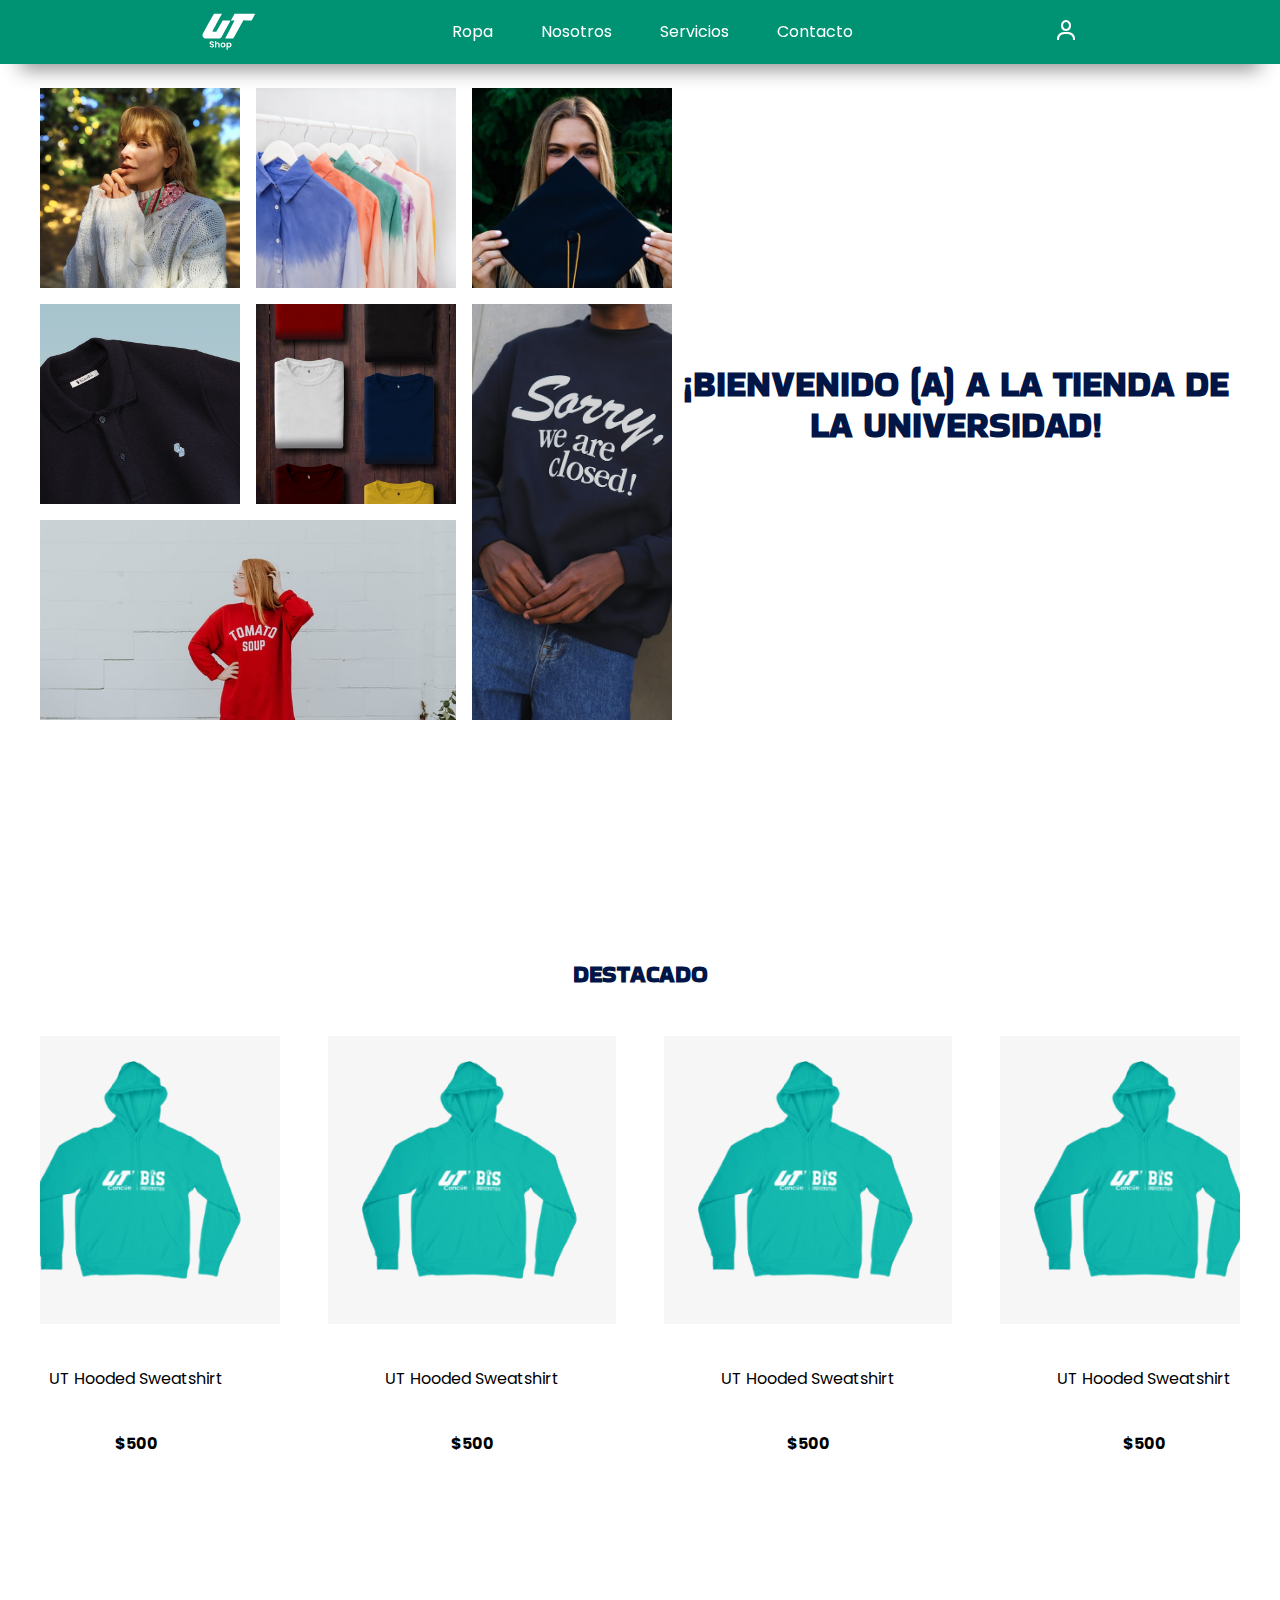
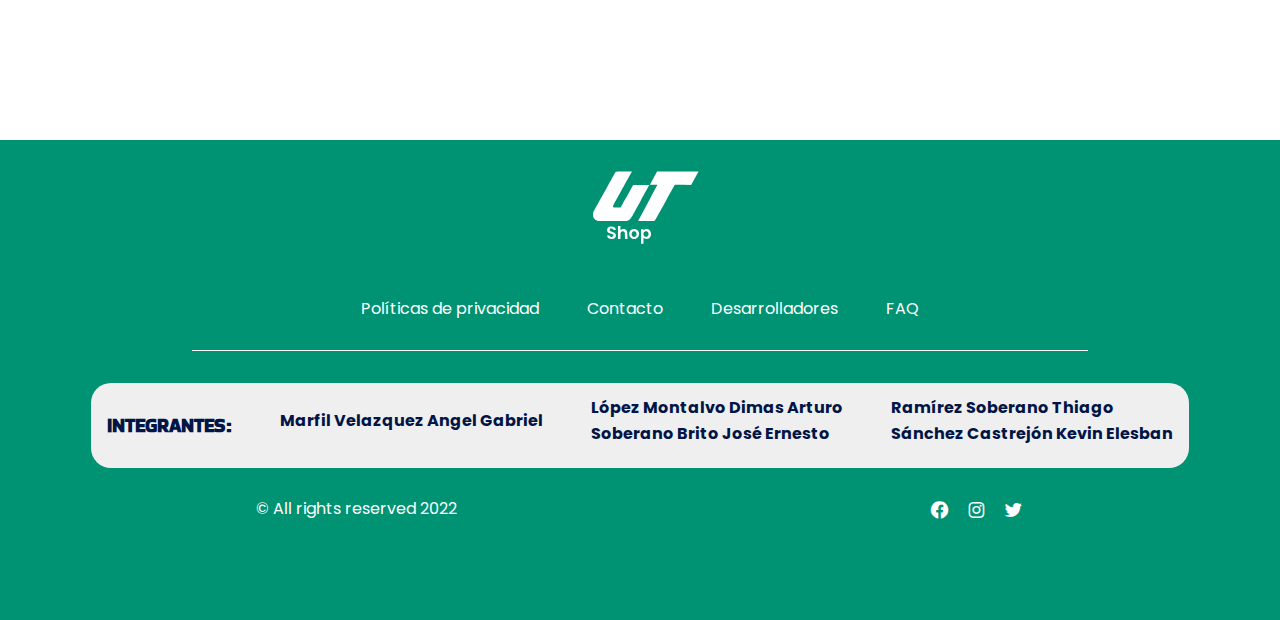
<file: index.html>
<!DOCTYPE html>
<html lang="es">
  <head>
    <meta charset="UTF-8" />
    <meta http-equiv="X-UA-Compatible" content="IE=edge" />
    <meta name="viewport" content="width=device-width, initial-scale=1.0" />

    <!-- Normalize -->
    <link rel="stylesheet" href="css/normalize.css" />

    <!-- Favicon -->
    <link rel="shortcut icon" href="favicon.ico" type="image/x-icon" />

    <!-- CSS Estilos -->
    <link rel="stylesheet" href="css/style.css" />

    <!-- Iconos -->
    <link
      href="https://unpkg.com/boxicons@2.1.2/css/boxicons.min.css"
      rel="stylesheet"
    />

    <title>UT BIS Shop</title>
  </head>
  <body>
    <header class="header">
      <nav class="nav">

        <a href="index.html"><img src="img/logo white.svg" alt="" /></a>

        <ul>
          <li><a href="ropa.html">Ropa</a></li>
          <li><a href="nosotros.html">Nosotros</a></li>
          <li><a href="servicios.html">Servicios</a></li>
          <li><a href="contacto.html">Contacto</a></li>
        </ul>

        <div>
          <a href="login.html"><i class='bx bx-user'></i></a>
        </div>
      </nav>
    </header>

    <main class="home-main">
      <!-- Sección principal -->
      <section class="hero">
        <div class="hero-galery">
          <div>
            <img src="img/1.jpg" alt="" />
          </div>
          <div>
            <img src="img/2.jpg" alt="" />
          </div>
          <div>
            <img src="img/3.jpg" alt="" />
          </div>
          <div>
            <img src="img/4.jpg" alt="" />
          </div>
          <div>
            <img src="img/5.jpg" alt="" />
          </div>
          <div>
            <img src="img/6.jpg" alt="" />
          </div>
          <div>
            <img src="img/7.jpg" alt="" />
          </div>
        </div>

        <div class="hero-info">
          <h1>¡bienvenido (a) a la tienda de la universidad!</h1>
        </div>
      </section>

      <!-- Sección de destacados -->
      <section class="container">
        <h2 class="destacado">Destacado</h2>
        <div class="cards-slider">
          <div class="card">
            <a href="">
              <div class="card__img">
                <img src="img/sudadera.png" alt="" />
              </div>
            </a>

            <div class="card__content">
              <p class="card__title">UT Hooded Sweatshirt</p>
              <p class="card__price">500</p>
            </div>
          </div>

          <div class="card">
            <a href="">
              <div class="card__img">
                <img src="img/sudadera.png" alt="" />
              </div>
            </a>

            <div class="card__content">
              <p class="card__title">UT Hooded Sweatshirt</p>
              <p class="card__price">500</p>
            </div>
          </div>

          <div class="card">
            <a href="">
              <div class="card__img">
                <img src="img/sudadera.png" alt="" />
              </div>
            </a>

            <div class="card__content">
              <p class="card__title">UT Hooded Sweatshirt</p>
              <p class="card__price">500</p>
            </div>
          </div>

          <div class="card">
            <a href="">
              <div class="card__img">
                <img src="img/sudadera.png" alt="" />
              </div>
            </a>

            <div class="card__content">
              <p class="card__title">UT Hooded Sweatshirt</p>
              <p class="card__price">500</p>
            </div>
          </div>

          <div class="card">
            <a href="">
              <div class="card__img">
                <img src="img/sudadera.png" alt="" />
              </div>
            </a>

            <div class="card__content">
              <p class="card__title">UT Hooded Sweatshirt</p>
              <p class="card__price">500</p>
            </div>
          </div>

          <div class="card">
            <a href="">
              <div class="card__img">
                <img src="img/sudadera.png" alt="" />
              </div>
            </a>

            <div class="card__content">
              <p class="card__title">UT Hooded Sweatshirt</p>
              <p class="card__price">500</p>
            </div>
          </div>

          <div class="card">
            <a href="">
              <div class="card__img">
                <img src="img/sudadera.png" alt="" />
              </div>
            </a>

            <div class="card__content">
              <p class="card__title">UT Hooded Sweatshirt</p>
              <p class="card__price">500</p>
            </div>
          </div>

          <div class="card">
            <a href="">
              <div class="card__img">
                <img src="img/sudadera.png" alt="" />
              </div>
            </a>

            <div class="card__content">
              <p class="card__title">UT Hooded Sweatshirt</p>
              <p class="card__price">500</p>
            </div>
          </div>
        </div>
      </section>

      <!--  -->
    </main>

    <footer class="footer">
      <img src="img/logo white.svg" alt="" />
      <div class="footer__links">
        <a href="">Políticas de privacidad</a>
        <a href="">Contacto</a>
        <a href="">Desarrolladores</a>
        <a href="">FAQ</a>
      </div>

      <span></span>

      <div class="footer-names">
        <h3>Integrantes:</h3>

        <div>
          <p>Marfil Velazquez Angel Gabriel</p>
        </div>
        <div>
          <p>López Montalvo Dimas Arturo</p>
          <p>Soberano Brito José Ernesto</p>
        </div>
        <div>
          <p>Ramírez Soberano Thiago</p>
          <p>Sánchez Castrejón Kevin Elesban</p>
        </div>
      </div>

      <div class="footer-end">
        <p>© All rights reserved 2022</p>

        <div class="footer__icons">
          <a href="https://www.facebook.com/UTdeCancun" target="_blank"
            ><i class="bx bxl-facebook-circle"></i
          ></a>
          <a href="https://www.instagram.com/utcancun/" target="_blank"
            ><i class="bx bxl-instagram"></i
          ></a>
          <a href="https://twitter.com/UTCancun" target="_blank"
            ><i class="bx bxl-twitter"></i
          ></a>
        </div>
      </div>
    </footer>

    <!-- JavaScript -->
    <script src="js/main.js"></script>
  </body>
</html>
</file>
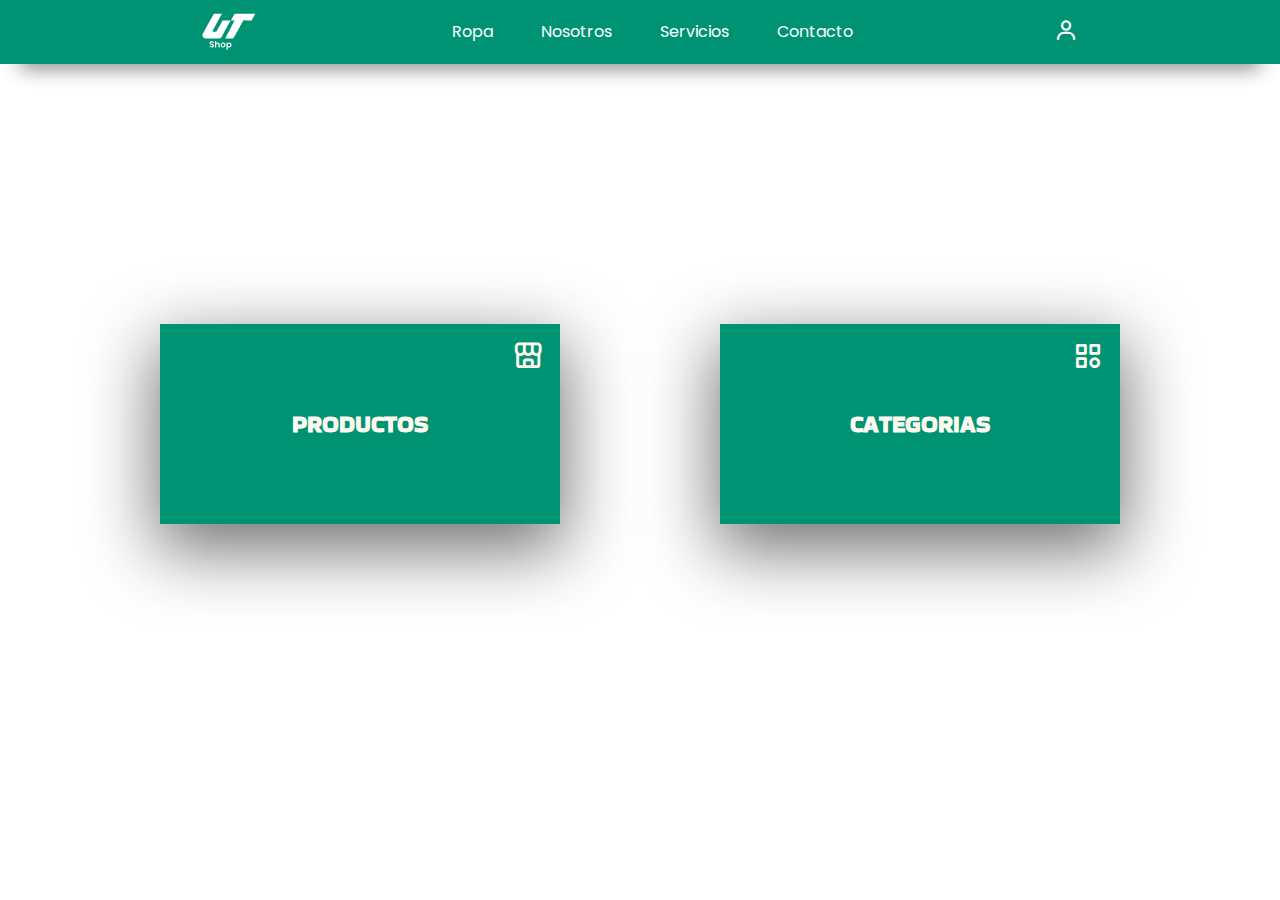
<file: admin.html>
<!DOCTYPE html>
<html lang="en">
    <head>
        <meta charset="UTF-8" />
        <meta http-equiv="X-UA-Compatible" content="IE=edge" />
        <meta name="viewport" content="width=device-width, initial-scale=1.0" />
    
        <!-- Normalize -->
        <link rel="stylesheet" href="css/normalize.css" />
    
        <!-- Favicon -->
        <link rel="shortcut icon" href="favicon.ico" type="image/x-icon" />
    
        <!-- CSS Estilos -->
        <link rel="stylesheet" href="css/style.css" />
    
        <!-- Iconos -->
        <link
          href="https://unpkg.com/boxicons@2.1.2/css/boxicons.min.css"
          rel="stylesheet"
        />
    
        <title>Administrador</title>
      </head>
<body>
    <header class="header">
        <nav class="nav">
  
          <a href="index.html"><img src="img/logo white.svg" alt="" /></a>
  
          <ul>
            <li><a href="ropa.html">Ropa</a></li>
            <li><a href="nosotros.html">Nosotros</a></li>
            <li><a href="servicios.html">Servicios</a></li>
            <li><a href="contacto.html">Contacto</a></li>
          </ul>
  
          <div>
            <a href="login.html"><i class='bx bx-user'></i></a>
          </div>
        </nav>
      </header>

      <main class="menu-admin">
        <a href="crud/productos.html">
            <div>
                <h2>Productos</h2>
                <i class='bx bx-store-alt'></i>
            </div>
        </a>
        <a href="crud/categorias.html">
            <div>
                <h2>Categorias</h2>
                <i class='bx bx-category'></i>
            </div>
        </a>
      </main>

</body>
</html>
</file>
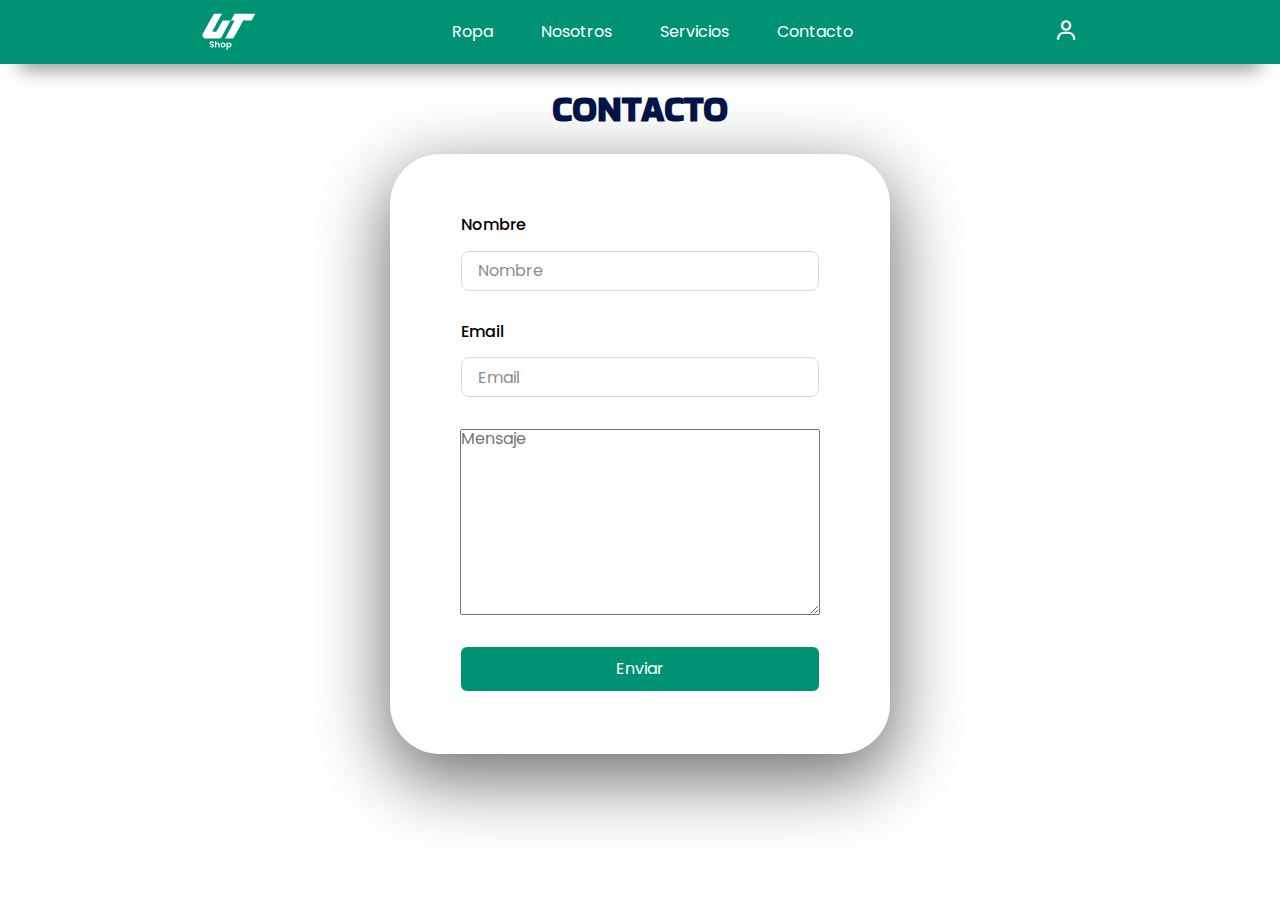
<file: contacto.html>
<!DOCTYPE html>
<html lang="en">
    <head>
        <meta charset="UTF-8" />
        <meta http-equiv="X-UA-Compatible" content="IE=edge" />
        <meta name="viewport" content="width=device-width, initial-scale=1.0" />
    
        <!-- Normalize -->
        <link rel="stylesheet" href="css/normalize.css" />
    
        <!-- Favicon -->
        <link rel="shortcut icon" href="favicon.ico" type="image/x-icon" />
    
        <!-- CSS Estilos -->
        <link rel="stylesheet" href="css/style.css" />
    
        <!-- Iconos -->
        <link
          href="https://unpkg.com/boxicons@2.1.2/css/boxicons.min.css"
          rel="stylesheet"
        />
    
        <title>Contacto</title>
      </head>
<body>
  <header class="header">
    <nav class="nav">

      <a href="index.html"><img src="img/logo white.svg" alt="" /></a>

      <ul>
        <li><a href="ropa.html">Ropa</a></li>
        <li><a href="nosotros.html">Nosotros</a></li>
        <li><a href="servicios.html">Servicios</a></li>
        <li><a href="contacto.html">Contacto</a></li>
      </ul>

      <div>
        <a href="login.html"><i class='bx bx-user'></i></a>
      </div>
    </nav>
  </header>

  <main class="home-main">
      <h1>Contacto</h1>
      <div class="contacto-seccion">
        <div class="contacto-form">
          <div class="contacto-nombre">
            <label for="name">Nombre</label>
            <input type="text" name="name" placeholder="Nombre">
          </div>
          <div class="contacto-email">
            <label for="email">Email</label>
            <input type="email" name="email" placeholder="Email">
          </div>
          <div class="contacto-msj">
            <textarea name="" id="" cols="30" rows="10" placeholder="Mensaje"></textarea>
          </div>
           <button class="btn-submit" type="submit">Enviar</button>
        </div>
      </div>
  </main>

</body>
</html>
</file>
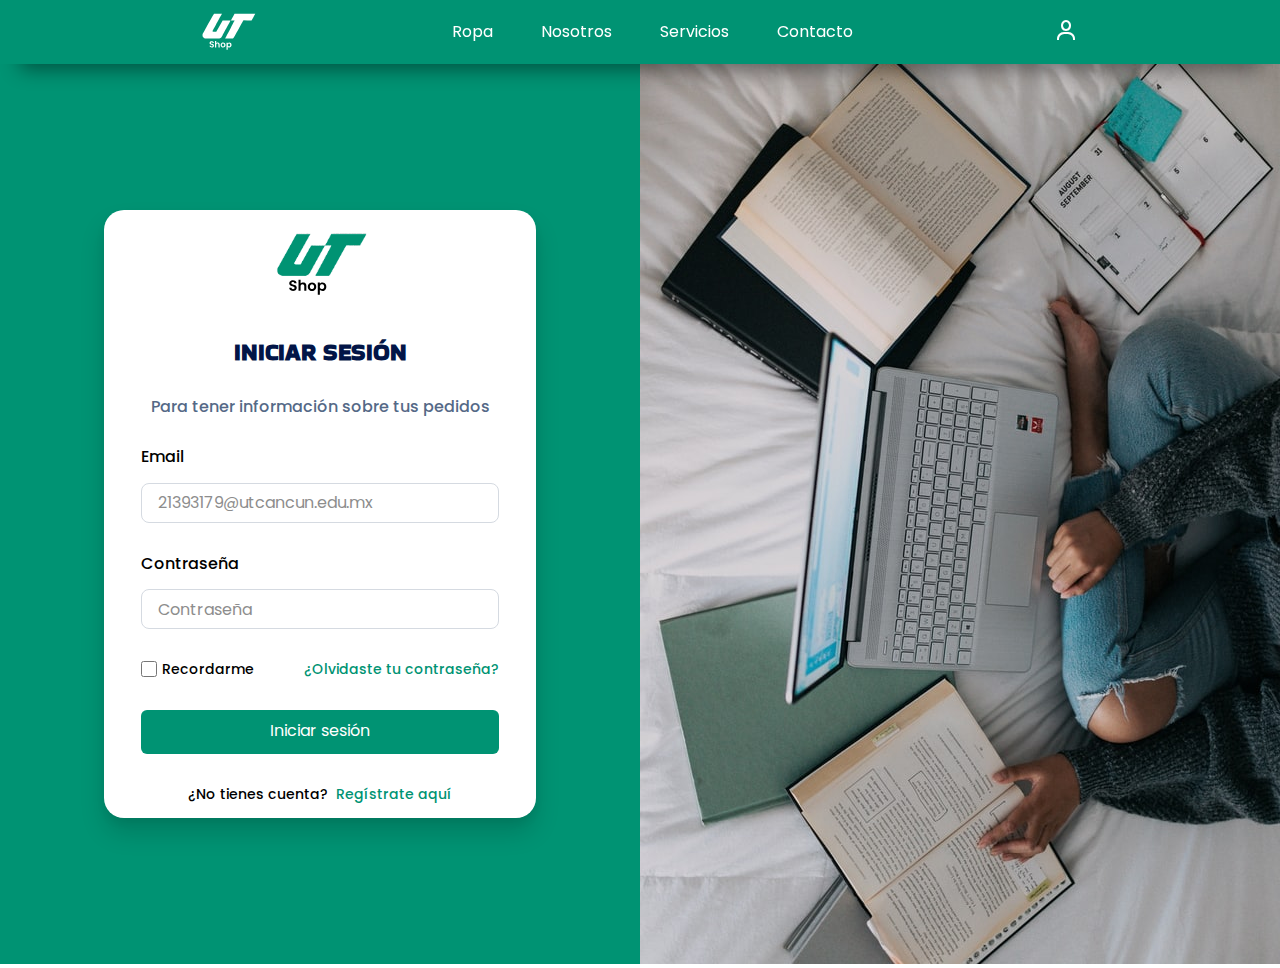
<file: login.html>
<!DOCTYPE html>
<html lang="en">
<head>
    <meta charset="UTF-8">
    <meta http-equiv="X-UA-Compatible" content="IE=edge">
    <meta name="viewport" content="width=device-width, initial-scale=1.0">

     <!-- Normalize -->
     <link rel="stylesheet" href="css/normalize.css">

     <!-- Favicon -->
     <link rel="shortcut icon" href="favicon.ico" type="image/x-icon">
 
     <!-- CSS Estilos -->
     <link rel="stylesheet" href="css/style.css">
 
     <!-- Iconos -->
     <link href='https://unpkg.com/boxicons@2.1.2/css/boxicons.min.css' rel='stylesheet'>
 

    <title>Iniciar sesión</title>
</head>
<body>
    <header class="header">
        <nav class="nav">
  
          <a href="index.html"><img src="img/logo white.svg" alt="" /></a>
  
          <ul>
            <li><a href="ropa.html">Ropa</a></li>
            <li><a href="nosotros.html">Nosotros</a></li>
            <li><a href="servicios.html">Servicios</a></li>
            <li><a href="contacto.html">Contacto</a></li>
          </ul>
  
          <div>
            <a href="login.html"><i class='bx bx-user'></i></a>
          </div>
        </nav>
      </header>

    <main class="login">
        <div class="login-container">
            <div class="login-card">

                    <img src="img/logo.svg" alt="">

                <h2>Iniciar sesión</h2>
                <p>Para tener información sobre tus pedidos</p>
                
                <div class="login-email">
                    <label for="email">Email</label>
                    <input type="email" name="email" placeholder="21393179@utcancun.edu.mx">
                </div>

                <div class="login-pass">
                    <label for="password">Contraseña</label>
                    <input type="password" placeholder="Contraseña">
                </div>

                <div>
                    <label for=""><input type="checkbox" id="" value="">Recordarme</label>

                    <a href="">¿Olvidaste tu contraseña?</a>
                </div>

                <a href="admin.html"><button class="btn-submit" type="submit">Iniciar sesión</button></a>

                    <div>
                        <p>¿No tienes cuenta?</p><a href="">Regístrate aquí</a>
                    </div>
            </div>
        </div>

        <div class="login-img">
            <img src="img/login-img.jpg" alt="">
        </div>
    </main>


    
</body>
</html>
</file>
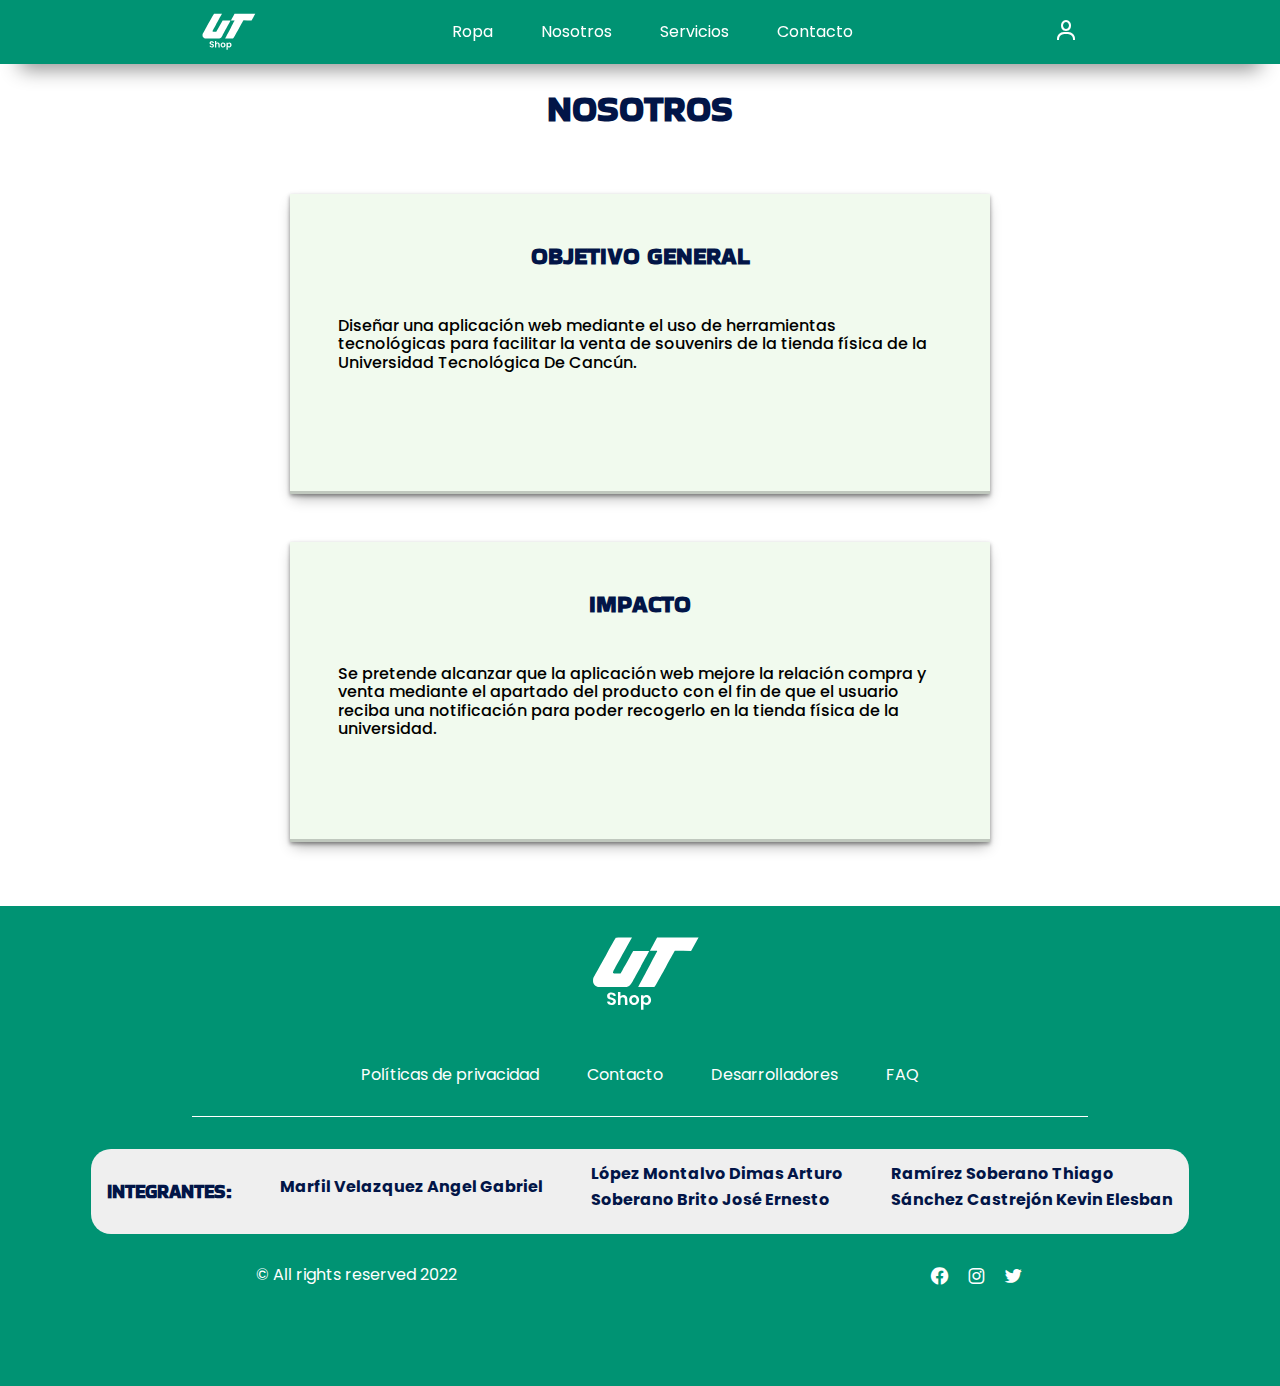
<file: nosotros.html>
<!DOCTYPE html>
<html lang="en">
  <head>
    <meta charset="UTF-8" />
    <meta http-equiv="X-UA-Compatible" content="IE=edge" />
    <meta name="viewport" content="width=device-width, initial-scale=1.0" />

    <!-- Normalize -->
    <link rel="stylesheet" href="css/normalize.css" />

    <!-- Favicon -->
    <link rel="shortcut icon" href="favicon.ico" type="image/x-icon" />

    <!-- CSS Estilos -->
    <link rel="stylesheet" href="css/style.css" />

    <!-- Iconos -->
    <link
      href="https://unpkg.com/boxicons@2.1.2/css/boxicons.min.css"
      rel="stylesheet"
    />

    <title>Nosotros</title>
  </head>
  <body>
    <header class="header">
      <nav class="nav">
        <a href="index.html"><img src="img/logo white.svg" alt="" /></a>

        <ul>
          <li><a href="ropa.html">Ropa</a></li>
          <li><a href="nosotros.html">Nosotros</a></li>
          <li><a href="servicios.html">Servicios</a></li>
          <li><a href="contacto.html">Contacto</a></li>
        </ul>

        <div>
          <a href="login.html"><i class="bx bx-user"></i></a>
        </div>
      </nav>
    </header>

    <main class="home-main">
        <h1>Nosotros</h1>

        <div class="nosotros-section">
          <div>
            <h2>Objetivo general</h2>
            <p>
              Diseñar una aplicación web mediante el uso de herramientas
              tecnológicas para facilitar la venta de souvenirs de la tienda
              física de la Universidad Tecnológica De Cancún.
            </p>
          </div>

          <div>
            <h2>Impacto</h2>
            <p>
              Se pretende alcanzar que la aplicación web mejore la relación compra y venta mediante el apartado del producto con el fin de que el usuario reciba una notificación para poder recogerlo en la tienda física de la universidad. 
            </p>
          </div>
        </div>
      </body>
    </main>

    <footer class="footer">
      <img src="img/logo white.svg" alt="" />
      <div class="footer__links">
        <a href="">Políticas de privacidad</a>
        <a href="">Contacto</a>
        <a href="">Desarrolladores</a>
        <a href="">FAQ</a>
      </div>

      <span></span>

      <div class="footer-names">
        <h3>Integrantes:</h3>

        <div>
          <p>Marfil Velazquez Angel Gabriel</p>
        </div>
        <div>
          <p>López Montalvo Dimas Arturo</p>
          <p>Soberano Brito José Ernesto</p>
        </div>
        <div>
          <p>Ramírez Soberano Thiago</p>
          <p>Sánchez Castrejón Kevin Elesban</p>
        </div>
      </div>

      <div class="footer-end">
        <p>© All rights reserved 2022</p>

        <div class="footer__icons">
          <a href="https://www.facebook.com/UTdeCancun" target="_blank"
            ><i class="bx bxl-facebook-circle"></i
          ></a>
          <a href="https://www.instagram.com/utcancun/" target="_blank"
            ><i class="bx bxl-instagram"></i
          ></a>
          <a href="https://twitter.com/UTCancun" target="_blank"
            ><i class="bx bxl-twitter"></i
          ></a>
        </div>
      </div>
    </footer>

    <!-- JavaScript -->
    <script src="js/main.js"></script>
  </body>
</html>
</file>
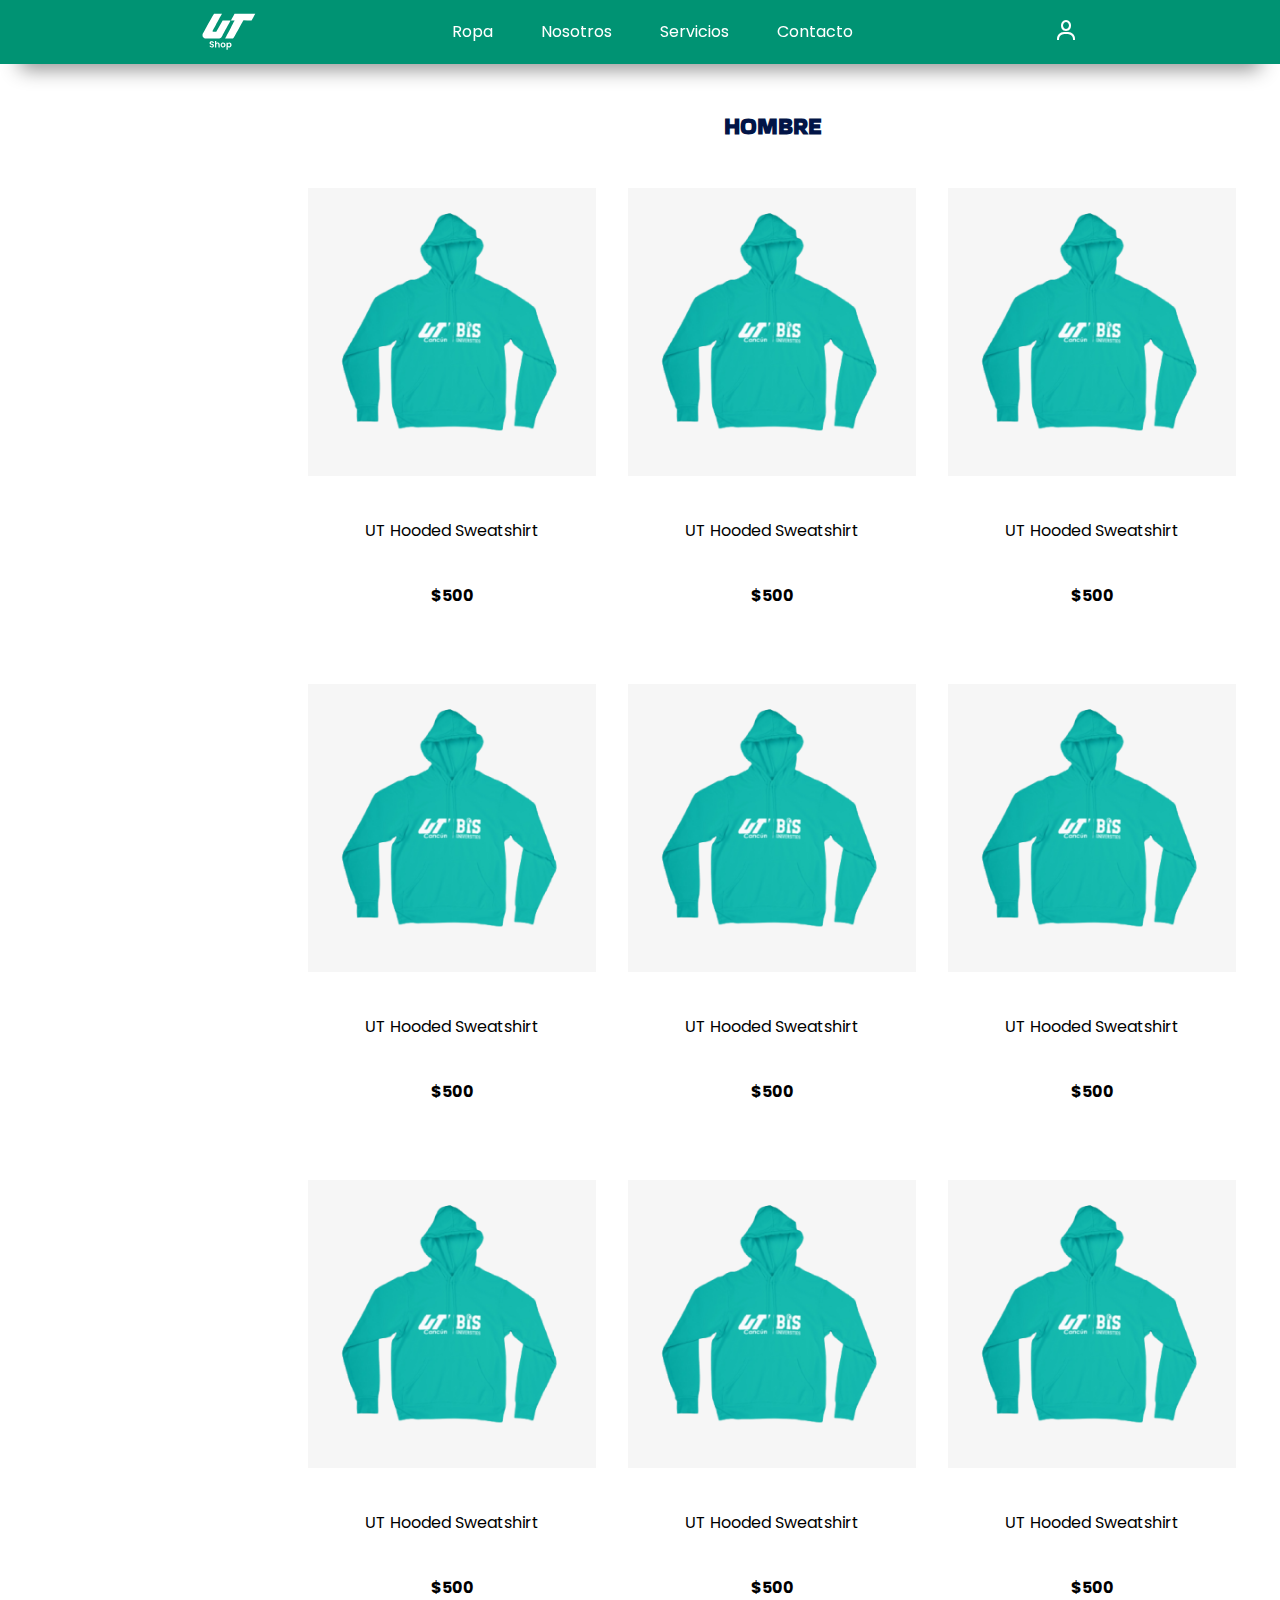
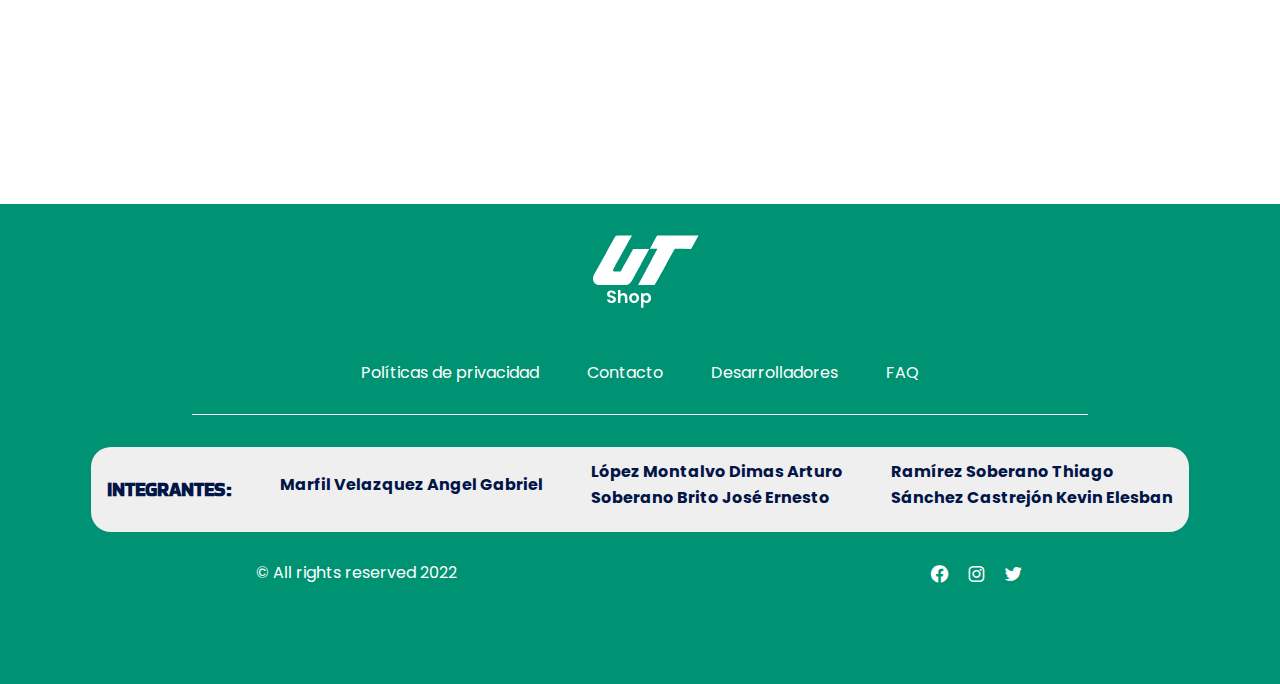
<file: ropa.html>
<!DOCTYPE html>
<html lang="en">
<head>
    <meta charset="UTF-8">
    <meta http-equiv="X-UA-Compatible" content="IE=edge">
    <meta name="viewport" content="width=device-width, initial-scale=1.0">

    
     <!-- Normalize -->
     <link rel="stylesheet" href="css/normalize.css">

     <!-- Favicon -->
     <link rel="shortcut icon" href="favicon.ico" type="image/x-icon">
 
     <!-- CSS Estilos -->
     <link rel="stylesheet" href="css/style.css">
 
     <!-- Iconos -->
     <link href='https://unpkg.com/boxicons@2.1.2/css/boxicons.min.css' rel='stylesheet'>

    <title>Vestimenta y Accesorios para Hombre. UT BIS Shop</title>
</head>
<body>
    <header class="header">
        <nav class="nav">
  
          <a href="index.html"><img src="img/logo white.svg" alt="" /></a>
  
          <ul>
            <li><a href="ropa.html">Ropa</a></li>
            <li><a href="nosotros.html">Nosotros</a></li>
            <li><a href="servicios.html">Servicios</a></li>
            <li><a href="contacto.html">Contacto</a></li>
          </ul>
  
          <div>
            <a href="login.html"><i class='bx bx-user'></i></a>
          </div>
        </nav>
      </header>
    
    <main class="shop-section">
        <aside class="filters"></aside>

        <section class="products-section">
            <h2>Hombre</h2>

            <div class="products-grid">
                <div class="card">
                    <a href="">
                        <div class="card__img">
                            <img src="img/sudadera.png" alt="">
                        </div>
                    </a>

                    <div class="card__content">
                        <p class="card__title">UT Hooded Sweatshirt</p>
                        <p class="card__price">500</p>
                    </div>
                </div>
                <div class="card">
                    <a href="">
                        <div class="card__img">
                            <img src="img/sudadera.png" alt="">
                        </div>
                    </a>

                    <div class="card__content">
                        <p class="card__title">UT Hooded Sweatshirt</p>
                        <p class="card__price">500</p>
                    </div>
                </div>
                <div class="card">
                    <a href="">
                        <div class="card__img">
                            <img src="img/sudadera.png" alt="">
                        </div>
                    </a>

                    <div class="card__content">
                        <p class="card__title">UT Hooded Sweatshirt</p>
                        <p class="card__price">500</p>
                    </div>
                </div>
                <div class="card">
                    <a href="">
                        <div class="card__img">
                            <img src="img/sudadera.png" alt="">
                        </div>
                    </a>

                    <div class="card__content">
                        <p class="card__title">UT Hooded Sweatshirt</p>
                        <p class="card__price">500</p>
                    </div>
                </div>
                <div class="card">
                    <a href="">
                        <div class="card__img">
                            <img src="img/sudadera.png" alt="">
                        </div>
                    </a>

                    <div class="card__content">
                        <p class="card__title">UT Hooded Sweatshirt</p>
                        <p class="card__price">500</p>
                    </div>
                </div>
                <div class="card">
                    <a href="">
                        <div class="card__img">
                            <img src="img/sudadera.png" alt="">
                        </div>
                    </a>

                    <div class="card__content">
                        <p class="card__title">UT Hooded Sweatshirt</p>
                        <p class="card__price">500</p>
                    </div>
                </div>
                <div class="card">
                    <a href="">
                        <div class="card__img">
                            <img src="img/sudadera.png" alt="">
                        </div>
                    </a>

                    <div class="card__content">
                        <p class="card__title">UT Hooded Sweatshirt</p>
                        <p class="card__price">500</p>
                    </div>
                </div>
                <div class="card">
                    <a href="">
                        <div class="card__img">
                            <img src="img/sudadera.png" alt="">
                        </div>
                    </a>

                    <div class="card__content">
                        <p class="card__title">UT Hooded Sweatshirt</p>
                        <p class="card__price">500</p>
                    </div>
                </div>
                <div class="card">
                    <a href="">
                        <div class="card__img">
                            <img src="img/sudadera.png" alt="">
                        </div>
                    </a>

                    <div class="card__content">
                        <p class="card__title">UT Hooded Sweatshirt</p>
                        <p class="card__price">500</p>
                    </div>
                </div>
            </div>

        </section>
    </main>

    <footer class="footer">
        <img src="img/logo white.svg" alt="">
        <div class="footer__links">
             <a href="">Políticas de privacidad</a>
             <a href="">Contacto</a>
             <a href="">Desarrolladores</a>
             <a href="">FAQ</a>
        </div>

        <span></span>
        <div class="footer-names">
            <h3>Integrantes:</h3>
    
            <div>
              <p>Marfil Velazquez Angel Gabriel</p>
            </div>
            <div>
              <p>López Montalvo Dimas Arturo</p>
              <p>Soberano Brito José Ernesto</p>
            </div>
            <div>
              <p>Ramírez Soberano Thiago</p>
              <p>Sánchez Castrejón Kevin Elesban</p>
            </div>
          </div>
        <div class="footer-end">
            <p>© All rights reserved 2022</p>

            <div class="footer__icons">
                <a href="https://www.facebook.com/UTdeCancun" target="_blank"><i class='bx bxl-facebook-circle'></i></a>
                <a href="https://www.instagram.com/utcancun/" target="_blank"><i class='bx bxl-instagram' ></i></a>
                <a href="https://twitter.com/UTCancun" target="_blank"><i class='bx bxl-twitter' ></i></a>
            </div>
        </div>
    </footer>

</body>
</html>
</file>
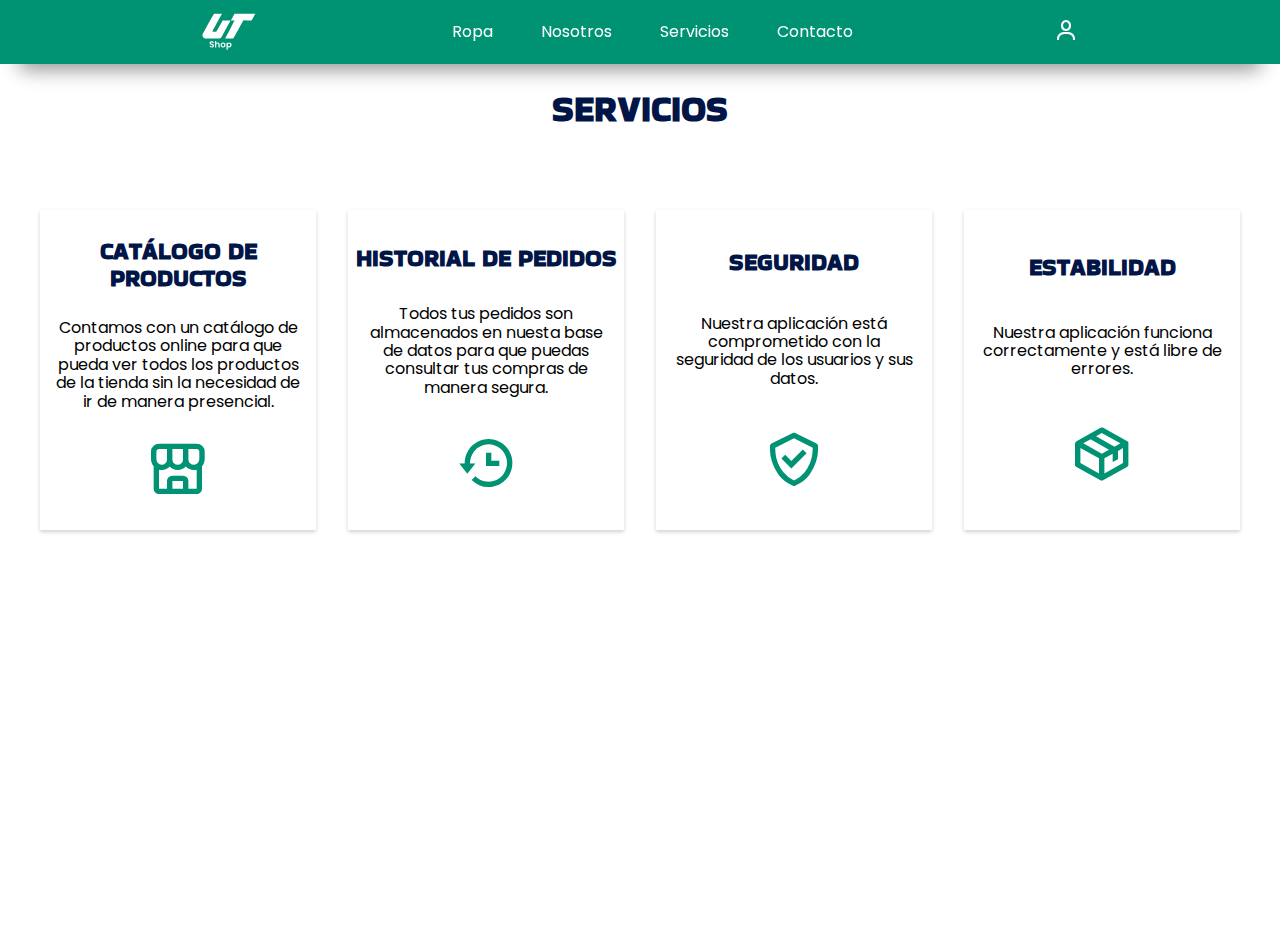
<file: servicios.html>
<!DOCTYPE html>
<html lang="en">
  <head>
    <meta charset="UTF-8" />
    <meta http-equiv="X-UA-Compatible" content="IE=edge" />
    <meta name="viewport" content="width=device-width, initial-scale=1.0" />

    <!-- Normalize -->
    <link rel="stylesheet" href="css/normalize.css" />

    <!-- Favicon -->
    <link rel="shortcut icon" href="favicon.ico" type="image/x-icon" />

    <!-- CSS Estilos -->
    <link rel="stylesheet" href="css/style.css" />

    <!-- Iconos -->
    <link
      href="https://unpkg.com/boxicons@2.1.2/css/boxicons.min.css"
      rel="stylesheet"
    />

    <title>Servicios</title>
  </head>
  <body>
    <header class="header">
      <nav class="nav">
        <a href="index.html"><img src="img/logo white.svg" alt="" /></a>

        <ul>
          <li><a href="ropa.html">Ropa</a></li>
          <li><a href="nosotros.html">Nosotros</a></li>
          <li><a href="servicios.html">Servicios</a></li>
          <li><a href="contacto.html">Contacto</a></li>
        </ul>

        <div>
          <a href="login.html"><i class="bx bx-user"></i></a>
        </div>
      </nav>
    </header>

    <main class="home-main">
      <h1>Servicios</h1>

      <div class="servicios-seccion">
        <div>
          <h2>Catálogo de productos</h2>
          <p>
            Contamos con un catálogo de productos online para que pueda ver
            todos los productos de la tienda sin la necesidad de ir de manera
            presencial.
          </p>
          <i class="bx bx-store-alt"></i>
        </div>

        <div>
          <h2>Historial de pedidos</h2>
          <p>
            Todos tus pedidos son almacenados en nuesta base de datos para que
            puedas consultar tus compras de manera segura.
          </p>
          <i class="bx bx-history"></i>
        </div>

        <div>
          <h2>Seguridad</h2>
          <p>
            Nuestra aplicación está comprometido con la seguridad de los
            usuarios y sus datos.
          </p>
          <i class="bx bx-check-shield"></i>
        </div>

        <div>
          <h2>Estabilidad</h2>
          <p>
            Nuestra aplicación funciona correctamente y está libre de errores.
          </p>
          <i class="bx bx-package"></i>
        </div>
      </div>
    </main>
  </body>
</html>
</file>
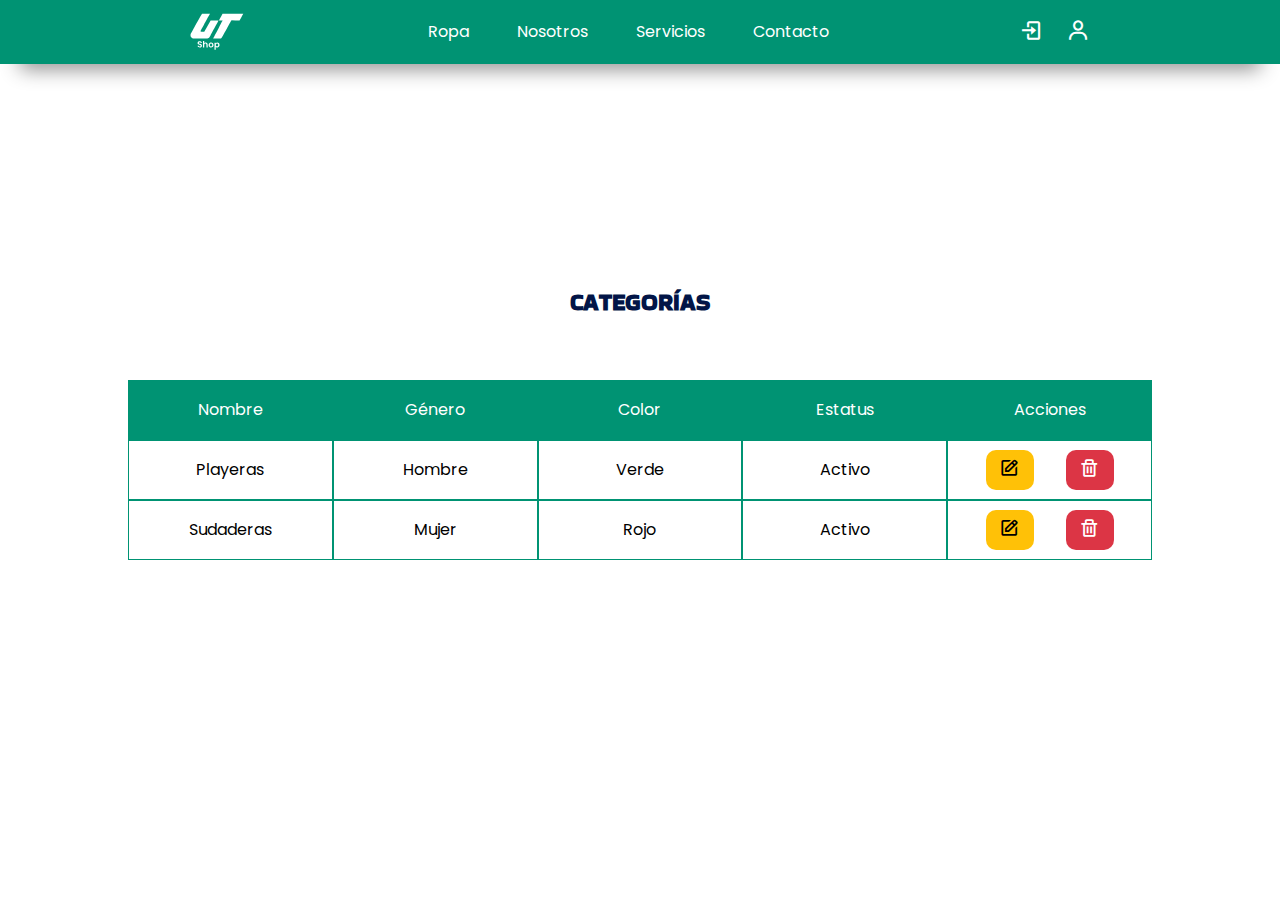
<file: crud/categorias.html>
<!DOCTYPE html>
<html lang="en">
    <head>
        <meta charset="UTF-8" />
        <meta http-equiv="X-UA-Compatible" content="IE=edge" />
        <meta name="viewport" content="width=device-width, initial-scale=1.0" />
    
        <!-- Normalize -->
        <link rel="stylesheet" href="../css/normalize.css" />
    
        <!-- Favicon -->
        <link rel="shortcut icon" href="favicon.ico" type="image/x-icon" />
    
        <!-- CSS Estilos -->
        <link rel="stylesheet" href="../css/style.css" />
    
        <!-- Iconos -->
        <link
          href="https://unpkg.com/boxicons@2.1.2/css/boxicons.min.css"
          rel="stylesheet"
        />
    
        <title>Categorías</title>
      </head>
<body>
    <header class="header">
        <nav class="nav">
  
          <a href="../index.html"><img src="../img/logo white.svg" alt="" /></a>
  
          <ul>
            <li><a href="../ropa.html">Ropa</a></li>
            <li><a href="../nosotros.html">Nosotros</a></li>
            <li><a href="../servicios.html">Servicios</a></li>
            <li><a href="../contacto.html">Contacto</a></li>
          </ul>
  
          <div>
            <a href="../login.html"><i class='bx bx-log-in' ></i></a>
            <a href="../admin.html"><i class='bx bx-user'></i></a>
          </div>
        </nav>
      </header>

      <main class="crud-seccion">

        <h2>Categorías</h2>

            <div class="table-crud">
                <div class="table-header">Nombre</div>
                <div class="table-header">Género</div>
                <div class="table-header">Color</div>
                <div class="table-header">Estatus</div>
                <div class="table-header">Acciones</div>

                <div class="table-item">Playeras</div>
                <div class="table-item">Hombre</div>
                <div class="table-item">Verde</div>
                <div class="table-item">Activo</div>
                <div class="table-item">
                    <button class="btn-crud-edit"><i class='bx bx-edit'></i></button>
                    <button class="btn-crud-del"><i class='bx bx-trash'></i></button>
                </div>

                <div class="table-item">Sudaderas</div>
                <div class="table-item">Mujer</div>
                <div class="table-item">Rojo</div>
                <div class="table-item">Activo</div>
                <div class="table-item">
                    <button class="btn-crud-edit"><i class='bx bx-edit'></i></button>
                    <button class="btn-crud-del"><i class='bx bx-trash'></i></button>
                </div>
           
            </div>
      </main>

</body>
</html>
</file>
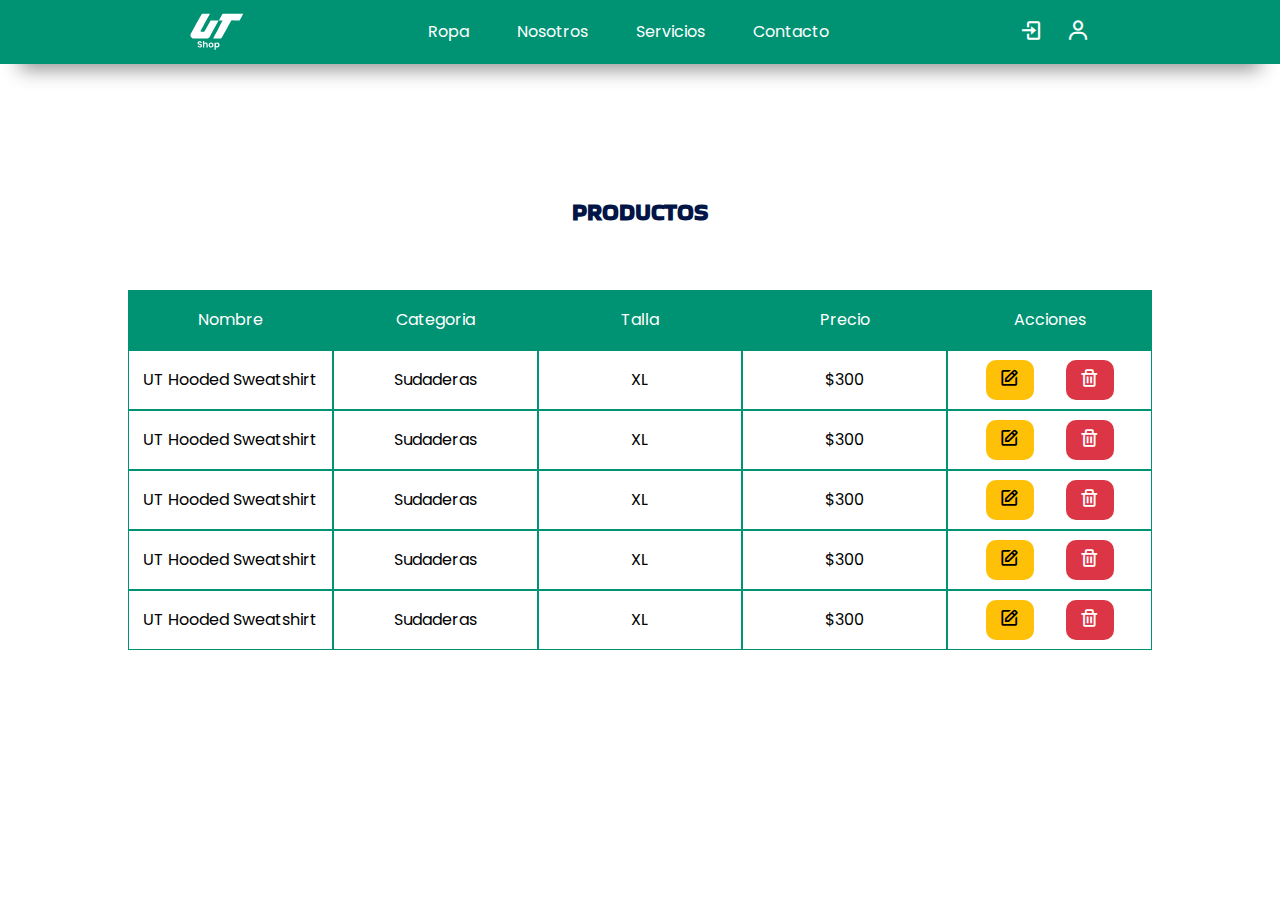
<file: crud/productos.html>
<!DOCTYPE html>
<html lang="en">
    <head>
        <meta charset="UTF-8" />
        <meta http-equiv="X-UA-Compatible" content="IE=edge" />
        <meta name="viewport" content="width=device-width, initial-scale=1.0" />
    
        <!-- Normalize -->
        <link rel="stylesheet" href="../css/normalize.css" />
    
        <!-- Favicon -->
        <link rel="shortcut icon" href="favicon.ico" type="image/x-icon" />
    
        <!-- CSS Estilos -->
        <link rel="stylesheet" href="../css/style.css" />
    
        <!-- Iconos -->
        <link
          href="https://unpkg.com/boxicons@2.1.2/css/boxicons.min.css"
          rel="stylesheet"
        />
    
        <title>Productos</title>
      </head>
<body>
    <header class="header">
        <nav class="nav">
  
          <a href="../index.html"><img src="../img/logo white.svg" alt="" /></a>
  
          <ul>
            <li><a href="../ropa.html">Ropa</a></li>
            <li><a href="../nosotros.html">Nosotros</a></li>
            <li><a href="../servicios.html">Servicios</a></li>
            <li><a href="../contacto.html">Contacto</a></li>
          </ul>
  
          <div>
            <a href="../login.html"><i class='bx bx-log-in' ></i></a>
            <a href="../admin.html"><i class='bx bx-user'></i></a>
          </div>
        </nav>
      </header>

      <main class="crud-seccion">

        <h2>Productos</h2>

            <div class="table-crud">
                <div class="table-header">Nombre</div>
                <div class="table-header">Categoria</div>
                <div class="table-header">Talla</div>
                <div class="table-header">Precio</div>
                <div class="table-header">Acciones</div>

                <div class="table-item">UT Hooded Sweatshirt</div>
                <div class="table-item">Sudaderas</div>
                <div class="table-item">XL</div>
                <div class="table-item">$300</div>
                <div class="table-item">
                    <button class="btn-crud-edit"><i class='bx bx-edit'></i></button>
                    <button class="btn-crud-del"><i class='bx bx-trash'></i></button>
                </div>

                <div class="table-item">UT Hooded Sweatshirt</div>
                <div class="table-item">Sudaderas</div>
                <div class="table-item">XL</div>
                <div class="table-item">$300</div>
                <div class="table-item">
                    <button class="btn-crud-edit"><i class='bx bx-edit'></i></button>
                    <button class="btn-crud-del"><i class='bx bx-trash'></i></button>
                </div>

                <div class="table-item">UT Hooded Sweatshirt</div>
                <div class="table-item">Sudaderas</div>
                <div class="table-item">XL</div>
                <div class="table-item">$300</div>
                <div class="table-item">
                    <button class="btn-crud-edit"><i class='bx bx-edit'></i></button>
                    <button class="btn-crud-del"><i class='bx bx-trash'></i></button>
                </div>

                <div class="table-item">UT Hooded Sweatshirt</div>
                <div class="table-item">Sudaderas</div>
                <div class="table-item">XL</div>
                <div class="table-item">$300</div>
                <div class="table-item">
                    <button class="btn-crud-edit"><i class='bx bx-edit'></i></button>
                    <button class="btn-crud-del"><i class='bx bx-trash'></i></button>
                </div>

                <div class="table-item">UT Hooded Sweatshirt</div>
                <div class="table-item">Sudaderas</div>
                <div class="table-item">XL</div>
                <div class="table-item">$300</div>
                <div class="table-item">
                    <button class="btn-crud-edit"><i class='bx bx-edit'></i></button>
                    <button class="btn-crud-del"><i class='bx bx-trash'></i></button>
                </div>
            </div>
      </main>

</body>
</html>
</file>
<file: css/style.css>
/* Fuente */
@import url('https://fonts.googleapis.com/css2?family=Bakbak+One&family=Poppins:wght@300;400;500;600&display=swap');

:root {

    /* Colores */
    --primary-color: #009373;
    --body-color: #fff;
    --title-color:#021547;
    --text-color: #000;

    /* CSS accent-color */
    /* Útil cuando se necesita el color de la marca en las entradas de formulario integradas en HTML */
    accent-color: var(--primary-color);


    /* Fuente y tipografía */
    /* 1rem = 16px */

    --title-font: 'Bakbak One', sans-serif;
    --body-font: 'Poppins', sans-serif;

    --biggest-font-size: 2rem;
    --h1-font-size: 1.5rem;
    --h2-font-size: 1.25rem;
    --h3-font-size: 1rem;
    --normal-font-size: .938rem;
    --small-font-size: .813rem;
    --smaller-font-size: .75rem;

    /* Font Weight */
    --font-medium: 500;
    --font-bold: 700;

    /* Margin Bottom */
    --mb-0-5: .5rem;
    --mb-0-75: .75rem;
    --mb-1: 1rem;
    --mb-1-5: 1.5rem;
    --mb-2: 2rem;
    --mb-2-5: 2.5rem;
    --mb-3: 3rem;

    /* Z-index */
    --z-tooltip: 10;
    --z-fixed: 100;
}

 /* Tipografía Responsive */
 @media screen and (min-width: 968px) {
    :root {
        --biggest-font-size: 2.5rem;
        --h1-font-size: 2.25rem;
        --h2-font-size: 1.5rem;
        --h3-font-size: 1.25rem;
        --normal-font-size: 1rem;
        --small-font-size: .875rem;
        --smaller-font-size: .813rem;  
    }
}

/* Base */
html {
    scroll-behavior: smooth;   
}

body,
button,
input {
    font-family: var(--body-font);
    font-size: var(--normal-font-size);

}

body {
    background-color: var(--body-color);
    color: var(--text-color);
    overflow-x: hidden;
}

ul {
    list-style: none;
}

a {
    text-decoration: none;
}

img {
    max-width: 100%;
    height: auto;
}

button { 
    cursor: pointer;
    border: none;
    outline: none;
}

.home-main {
    margin: 0 40px;
}

/* Clases reusables */
.container {
    max-width: 1400px;
    margin: 15rem auto;
}

/* Header */
.header {
    z-index: 1;
    position: sticky;
    top: 0;
    background-color: var(--primary-color);
    box-shadow: rgba(0, 0, 0, 0.45) 0px 25px 20px -20px;
}

/* Nav */
.nav {
    display: flex;
    justify-content: space-evenly;
    height: 4rem;
    align-items: center;
}

/* Nav logo */
.nav img {
    height: 4rem;
}

/* Nav links*/
.nav ul {
    display: flex;
    column-gap: 3rem;
}

.nav ul i {
    display: none;
}

.nav a {
    color: #fff;
}

.nav div {
    display: flex;
    column-gap: .5rem;
}

.nav div a {
    padding: 8px;
}

.nav div a:hover {
    background-color: rgba(0,0,0,.2);
    border-radius: 100px;
}

.nav div i {
    font-size: 1.5rem;
}

.menu-icon {
    display: none;
}

@media (max-width: 625px){

    .nav ul {
        position: fixed;
        width: 100vw;
        height: 100vh;
        flex-direction: column;
    }

    .nav ul i {
        display: block;
        color: #fff;
        font-size: var(--h3-font-size);
    }

    .menu-icon {
        color: #fff;
        font-size: var(--h3-font-size);
    }
}


/* Hero */
.hero {
    display: flex;
    margin: 1.5rem auto;
}

.hero-galery {
    display: grid;
    grid-template-columns: repeat(3,200px);
    grid-template-rows: repeat(3,200px);
    gap: 1rem;
}

.hero-galery div:nth-child(6) {
    grid-column: 3/4;
    grid-row: 2/4;
}

.hero-galery div:nth-child(7) {
    grid-column: 1/3;
    grid-row: 3/-2;
}

.hero-galery div img {
    height: 100%;
    width: 100%;
    object-fit: cover;
}

/*Hero info*/
.hero-info {
    display: flex;
    flex-direction: column;
    justify-content: center;
    width: 100%;
}

h1,h2,h3,h4,h5,h6 {
    font-family: var(--title-font);
    color: var(--title-color);
    text-transform: uppercase;
    text-align: center;
}

h1 {
    font-size: var(--h1-font-size);
}

h2 {
    font-size: var(--h2-font-size);
}

/* Seccion Destacado */
.destacado {
    margin-bottom: 3rem;
}

/* Componentes */

/* Card */
.card {
    display: flex;
    flex-direction: column;
    justify-content: space-between;
    align-items: center;
    width: 288px;
    height: 464px;
}

.card .card__img {
    background-color: #F6F6F6;
    width: 288px;
    height: 288px;
}

.card__content {
    display: flex;
    flex-direction: column;
    justify-content: space-evenly;
    align-items: center;
    width: 100%;
    height: calc(464px - 288px);
}

.card__price {
    font-weight: var(--font-bold);
}

.card__price::before {
    content: '$';
}

.cards-slider {
    display: flex;
    column-gap: 3rem;
    justify-content: center;
    overflow: hidden;
}

/* Footer */
.footer {
    display: flex;
    flex-direction: column;
    align-items: center;
    row-gap: 2rem;
    background-color: var(--primary-color);
    width: 100%;
    height: 480px;
    color: #fff;
}

.footer img {
    height: 8rem;
}

.footer__links {
    display: flex;
    column-gap: 3rem;
}

.footer span {
    width: 70%;
    border-bottom: 1px solid;
}

.footer a {
    color: inherit;
}

/*Esto es solo para la entrega del proyecto pero se espera remover en producción*/
.footer-names {
    padding: 1rem;
    background-color:#EFEFEF;
    color: var(--title-color);
    border-radius: 20px;
    display: flex;
    place-items: center;
    column-gap: 3rem;
}

.footer-names > div > p {
    font-weight: var(--font-bold);
    margin-bottom: .5rem;
}



.footer-end {
    width: 60%;
    display: flex;
    justify-content: space-between;
}

.footer__icons {
    display: flex;
    column-gap: 1rem;
    font-size: 1.3rem;
}

/* Sección de login */
.login {
    display: flex;
    height: 100vh;
}

.login-container {
    display: flex;
    place-items: center;
    justify-content: center;
    background-color: var(--primary-color);
    width: 50%;
    height: 100vh;
}

.login-img {
    width: 50%;
}

.login-img img {
    height: 100%;
    width: 100%;
    object-fit: cover;
}

/* Login card */
.login-card {
    display: flex;
    flex-direction: column;
    justify-content: space-evenly;
    align-items: center;
    row-gap: 1rem;
    background-color: #fff;
    width: 432px;
    height: 608px;
    border-radius: 20px;
    box-shadow: rgba(0, 0, 0, 0.15) 0px 15px 25px, rgba(0, 0, 0, 0.05) 0px 5px 10px;
}

.login-card img {
    height: 5rem;
    width: 6rem;
}

.login-card > p {
    font-weight: var(--font-medium);
    color: #556987;
}

.login-email,
.login-pass,
.contacto-nombre,
.contacto-email,
.contacto-msj {
    font-weight: var(--font-medium);
    display: flex;
    flex-direction: column;
    row-gap: 1rem;
}

input[type="email"],
input[type="password"],
input[type="text"] {
    appearance: none;
    height: 40px;
    width: 358px;
    border: #D5DAE1  1px solid;
    border-radius: 8px;
}

input[type="email"]::placeholder,
input[type="password"]::placeholder,
input[type="text"]::placeholder {
    color: #8d8d8d;
    padding: 1rem;
}

.login-card div:nth-child(6) {
    display: flex;
    width: 358px;
    justify-content: space-between;
    font-size: var(--small-font-size);
    font-weight: var(--font-medium);
}

.login-card div:nth-child(6) label {
    display: inline-flex;
    place-items: center;
    column-gap: .3rem;
}

.login-card div:nth-child(6) label input {
    height: 1rem;
    width: 1rem;
    border-radius: 4px;
    cursor: pointer;
}


.login-card  a {
    color: var(--primary-color);
}

/* Boton Submit */
.btn-submit {
    background-color: var(--primary-color);
    color: #fff;
    padding: .8rem 0;
    width: 358px;
    border-radius: 6px;
}

.login-card div:nth-child(8) {
    display: flex;
    width: 358px;
    justify-content: center;
    column-gap: .5rem;
    font-size: var(--small-font-size);
    font-weight: var(--font-medium);
}

/* Shop section */
.shop-section {
    display: flex;
}

.filters {
    width: 264px;
    height: 1000px;
}

.products-section {
    margin: 3rem auto 10rem;
}

.products-section h2 {
    margin-bottom: 3rem;
}

.products-grid {
    display: grid;
    grid-template-columns: repeat(3, 1fr);
    gap: 2rem;
}

/*Nosotros seccion*/
.nosotros-section{
    display: flex;
    justify-content: center;
    align-items: center;
    flex-direction: column;
    row-gap: 3rem;
    margin: 4rem 0;
}

.nosotros-section div {
    background-color: #f1faee;
    display: flex;
    flex-direction: column;
    row-gap: 3rem;
    height: 300px;
    width: 700px;
    padding: 3rem;
    box-shadow: rgba(0, 0, 0, 0.4) 0px 2px 4px, 
    rgba(0, 0, 0, 0.3) 0px 7px 13px -3px, rgba(0, 0, 0, 0.2) 
    0px -3px 0px inset;
}

.nosotros-section p {
    font-size: var(--h4-font-size);
    font-weight: var(--font-medium);
    width: 600px;
}



/*Admin seccion*/
.menu-admin {
    display: flex;
    justify-content: center;
    align-items: center;
    column-gap: 10rem;
    height: 80vh;
}

.menu-admin h2 {
    color: floralwhite;
}

.menu-admin i {
    font-size: 2rem;
    position: absolute;
    top: 1rem;
    right: 1rem;
}

.menu-admin div {
    color: floralwhite;
    position: relative;
    cursor: pointer;
    height: 200px;
    width: 400px;

    background-color: var(--primary-color);
    box-shadow: rgba(0, 0, 0, 0.56) 0px 22px 70px 4px;

    display: flex;
    justify-content: center;
    align-items: center;
}

/*CRUD*/
.crud-seccion {
    display: flex;
    flex-direction: column;
    justify-content: center;
    align-items: center;
    row-gap: 4rem;
    height: 80vh;
}

.table-crud {
    margin: 0 4rem;
    width: 80%;
    display: grid;
    grid-template-columns: repeat(5, 20%);
    grid-auto-rows: 60px;
}

.table-header,
.table-item {
    display: flex;
    justify-content: center;
    align-items: center;
    column-gap: 2rem;
}

.table-header {
    background-color: var(--primary-color);
    color: white;
}

.table-item {
    border: 1px solid var(--primary-color);
}

.btn-crud-edit,
.btn-crud-del {
    width: 3rem;
    height: 2.5rem;
    border-radius: 10px;
}

:where(.btn-crud-edit,.btn-crud-del) i {
    font-size: 1.3rem;
}

.btn-crud-edit {
    background-color: #ffc107;
    color: black;
}

.btn-crud-del {
    background-color: #dc3545;
    color: white;
}

/*Servicios*/
.servicios-seccion {
    margin-top: 5rem;
    display: flex;
    flex-direction: row;
    row-gap: 4rem;
    column-gap: 2rem;
    height: 80vh;
    justify-content: center;
}

.servicios-seccion div {
    display: flex;
    flex-direction: column;
    align-items: center;
    justify-content: space-evenly;
    width: 20rem;
    height: 20rem;

    box-shadow: rgba(0, 0, 0, 0.18) 0px 2px 4px;
}

.servicios-seccion p {
    width: 250px;
    text-align: center;
}

.servicios-seccion div i {
    font-size: 4rem;
    color: var(--primary-color);
}

/*Contacto seccion*/
.contacto-seccion {
    display: flex;
    justify-content: center;
}

.contacto-form {
    display: flex;
    flex-direction: column;
    justify-content: center;
    align-items: center;
    row-gap: 2rem;
    height: 600px;
    width: 500px;
    box-shadow: rgba(0, 0, 0, 0.56) 0px 22px 70px 4px;
    border-radius: 50px;
}

.contacto-msj textarea {
    width: 360px;
    min-height: 3rem;
    max-width: 460px;
}
</file>
